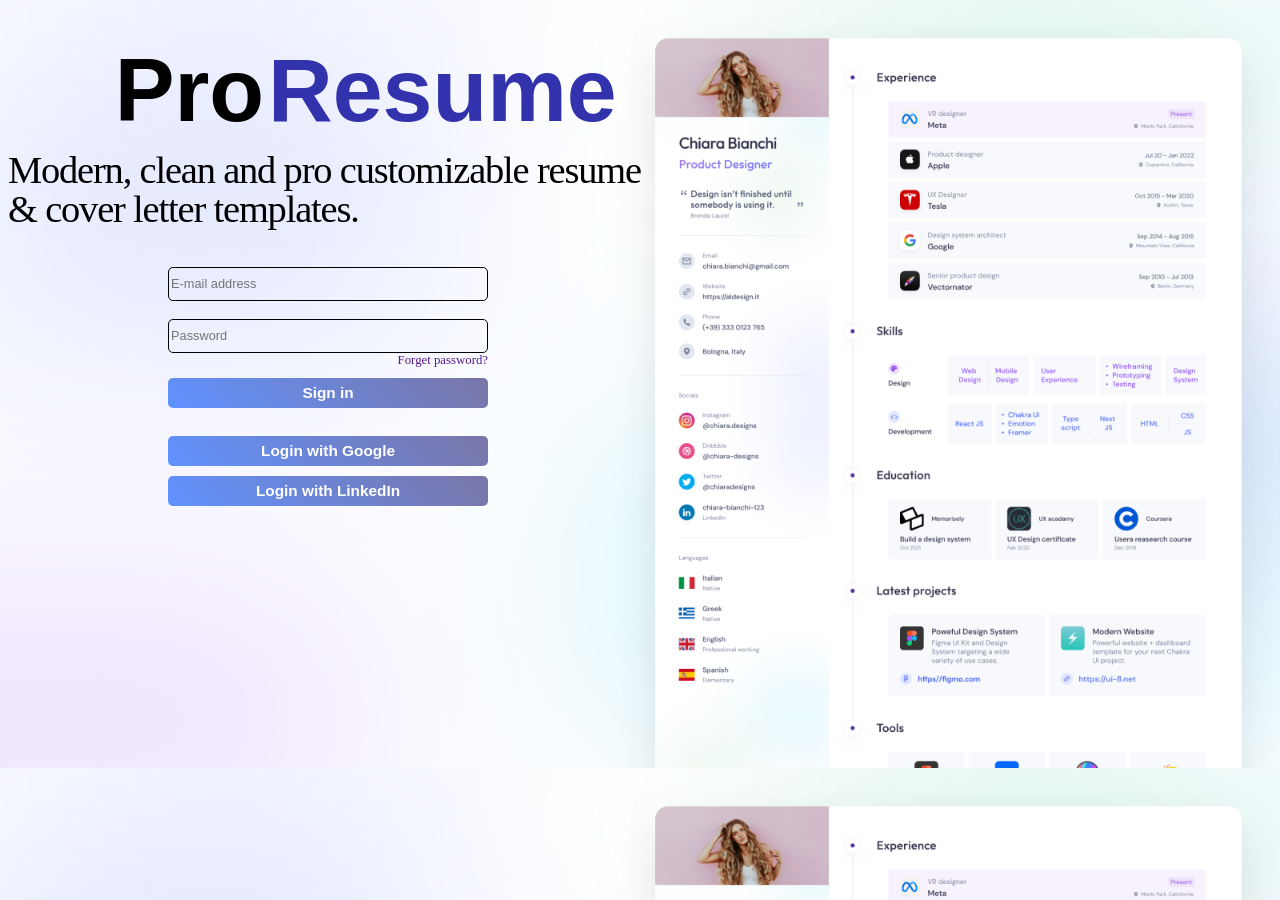
<file: Index- pro resume.html>
<!DOCTYPE html>
<html lang="en">

<head>
    <meta charset="UTF-8">
    <meta name="viewport" content="width=device-width, initial-scale=1.0">
    <title>Pro Resume</title>
    <link rel="icon" href="cv.png">
    <style>
        body {
            background-image: url(Background.png);
            background-size: cover;
        }

        #intro {
            display: flex;
            width: 50vw;
            flex-direction: column;
            align-items: end;
        }

        span {
            margin: -2%;
            padding: 0%;
        }

        h1 {
            margin-bottom: 0%;
            box-sizing: border-box;
            font-family: 'Trebuchet MS', 'Lucida Sans Unicode', 'Lucida Grande', 'Lucida Sans', Arial, sans-serif;
            font-weight: 600;
            font-size: 7vw;
            line-height: 5vh;
        }

        p {
            font-weight: 500;
            font-size: 3vw;
            line-height: 3vw;
            display: flex;
            align-items: center;
            letter-spacing: -0.03em;
        }

        #login {
            display: flex;
            flex-direction: column;
            align-items: stretch;
            width: 50%;
            align-self: center;
        }

        input {
            background: transparent;
            height: 30px;
            border: solid black 1px;
            border-radius: 5px;
            font-size: 1vw;
        }

        button {
            background: linear-gradient(45deg, #5f92ff, #7a76a7);
            border: none;
            color: white;
            font-size: 1.2vw;
            font-weight: bold;
            border-radius: 5px;
            transition: transform 0.2s;
            height: 30px;
        }

        button:hover {
            transform: scale(1.05);
        }
    </style>
</head>

<body>
    <div id="intro">
        <h1><span>Pro</span> <span style="color:rgb(50, 50, 172);">Resume</h1>

        <p>Modern, clean and pro customizable resume & cover letter templates.</p>

        <div id="login">
            <input type="email" placeholder="E-mail address">
            <br>
            <input type="password" placeholder="Password">
            <a href="" style="text-decoration: none; text-align: right; font-size: 1vw;">Forget password?</a>
            <button style="margin-top: 10px;">Sign in</button>
            <br>
            <button style="margin-top: 10px;">Login with Google</button>
            <button style="margin-top: 10px;">Login with LinkedIn</button>
        </div>
    </div>
</body>

</html>
</file>
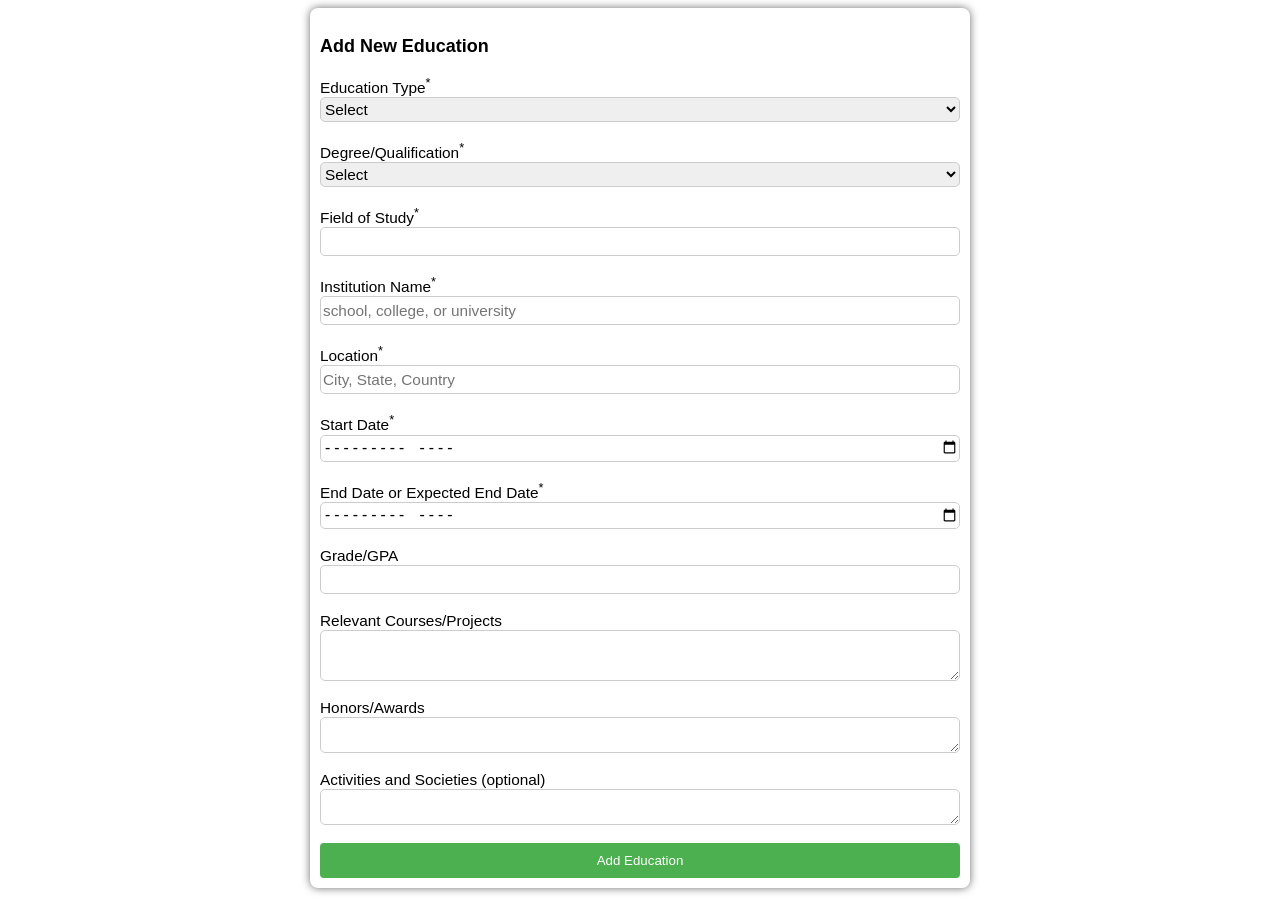
<file: Forms/Education.html>
<!DOCTYPE html>
<html lang="en">

<head>
    <meta charset="UTF-8">
    <meta name="viewport" content="width=device-width, initial-scale=1.0">
    <title>Education</title>
    <style>
        #education {
            display: flex;
            flex-direction: column;
            border-radius: 8px;
            box-shadow: 0 0 8px rgb(109, 109, 109);
            width: 50vw;
            margin: auto;
            padding: 10px;
            font-size: 1.2vw;
            font-family: "Poppins", sans-serif;

        }

        #education input,
        select,
        option {
            border: solid #ccc 1px;
            border-radius: 5px;
            height: 25px;
            font-size: 1.2vw;
        }

        #education textarea {
            border: solid #ccc 1px;
            border-radius: 5px;
            resize: vertical;
        }

        #education button {
            padding: 10px 15px;
            background-color: #4CAF50;
            color: white;
            border: none;
            border-radius: 4px;
            cursor: pointer;
        }

        #education button:hover {
            background-color: #45a049;
        }
    </style>
</head>

<body>
    <form id="education">
        <h3>Add New Education</h3>

        <label for="type">Education Type<sup>*</sup></label>
        <select name="degree" id="degree" required>
            <option value="Select">Select</option>
            <option value="fullTime">Full time</option>
            <option value="partTime">Part time</option>
        </select>
        <br>

        <label for="Qualification">Degree/Qualification<sup>*</sup></label>
        <select name="degree" id="degree" required>
            <option value="Select">Select</option>
            <option value="bachelors">Bachelor's degree</option>
            <option value="masters">Master's degree</option>
            <option value="phd">PhD</option>
            <option value="diploma">Diploma</option>
            <option value="certificatio">Certificatio</option>
        </select>
        <br>

        <label for="fieldOfStudy">Field of Study<sup>*</sup></label>
        <input type="text" required>
        <br>

        <label for="institutionName">Institution Name<sup>*</sup></label>
        <input type="text" placeholder="school, college, or university" required>
        <br>

        <label for="location">Location<sup>*</sup></label>
        <input type="text" name="location" id="location" placeholder="City, State, Country" required>
        <br>

        <label for="startDate">Start Date<sup>*</sup></label>
        <input type="month" name="startDate" id="startDate" required>
        <br>

        <label for="endDate">End Date or Expected End Date<sup>*</sup></label>
        <input type="month" name="endDate" id="endDate" required>
        <br>

        <label for="grade">Grade/GPA</label>
        <input type="text" id="grade" name="grade">
        <br>

        <label for="relevantCourses">Relevant Courses/Projects</label>
        <textarea id="relevantCourses" name="relevantCourses" rows="3"></textarea>
        <br>

        <label for="honors">Honors/Awards</label>
        <textarea id="honors" name="honors" rows="2"></textarea>
        <br>

        <label for="activities">Activities and Societies (optional)</label>
        <textarea id="activities" name="activities" rows="2"></textarea>
        <br>

        <button type="submit">Add Education</button>
    </form>
</body>

</html>
</file>
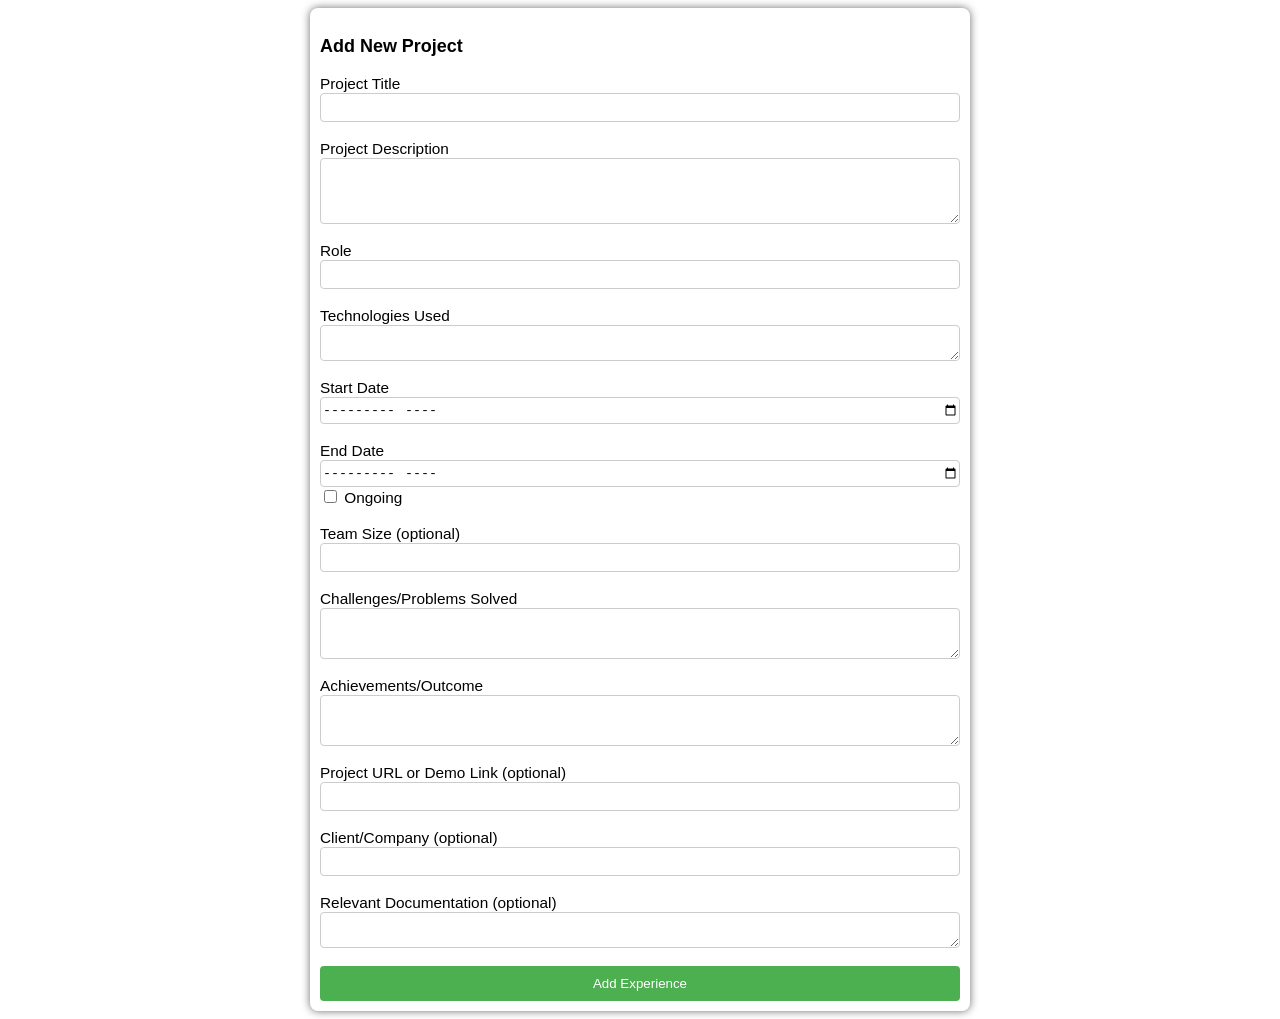
<file: Forms/project.html>
<!DOCTYPE html>
<html lang="en">

<head>
    <meta charset="UTF-8">
    <meta name="viewport" content="width=device-width, initial-scale=1.0">
    <title>Project</title>
    <style>
        #project {
            display: flex;
            flex-direction: column;
            border-radius: 8px;
            box-shadow: 0 0 8px rgb(109, 109, 109);
            width: 50vw;
            margin: auto;
            padding: 10px;
            font-size: 1.2vw;
            font-family: "Poppins", sans-serif;

        }

        #project input {
            border: solid #ccc 1px;
            border-radius: 4px;
            height: 25px;
        }

        #project textarea {
            border: solid #ccc 1px;
            border-radius: 4px;
            resize: vertical;
        }

        #project button {
            padding: 10px 15px;
            background-color: #4CAF50;
            color: white;
            border: none;
            border-radius: 4px;
            cursor: pointer;
        }

        #project button:hover {
            background-color: #45a049;
        }
    </style>
</head>

<body>
    <form id="project">
        <h3>Add New Project</h3>
        
        <label for="projectTitle">Project Title</label>
        <input type="text" id="projectTitle" name="projectTitle" required>
        <br>

        <label for="projectDescription">Project Description</label>
        <textarea id="projectDescription" name="projectDescription" rows="4" required></textarea>
        <br>

        <label for="role">Role</label>
        <input type="text" id="role" name="role" required>
        <br>

        <label for="technologiesUsed">Technologies Used</label>
        <textarea id="technologiesUsed" name="technologiesUsed" rows="2" required></textarea>
        <br>

        <label for="startDate">Start Date</label>
        <input type="month" id="startDate" name="startDate" required>
        <br>

        <label for="endDate">End Date</label>
        <input type="month" id="endDate" name="endDate">
        <span>
            <input type="checkbox" id="ongoing" name="ongoing" style="height: auto;">
            <label for="ongoing">Ongoing</label>
        </span>
        <br>

        <label for="teamSize">Team Size (optional)</label>
        <input type="number" id="teamSize" name="teamSize" min="1">
        <br>

        <label for="challenges">Challenges/Problems Solved</label>
        <textarea id="challenges" name="challenges" rows="3"></textarea>
        <br>

        <label for="achievements">Achievements/Outcome</label>
        <textarea id="achievements" name="achievements" rows="3"></textarea>
        <br>

        <label for="projectURL">Project URL or Demo Link (optional)</label>
        <input type="url" id="projectURL" name="projectURL">
        <br>

        <label for="client">Client/Company (optional)</label>
        <input type="text" id="client" name="client">
        <br>

        <label for="documentation">Relevant Documentation (optional)</label>
        <textarea id="documentation" name="documentation" rows="2"></textarea>
        <br>

        <button type="submit">Add Experience</button>
    </form>
</body>

</html>
</file>
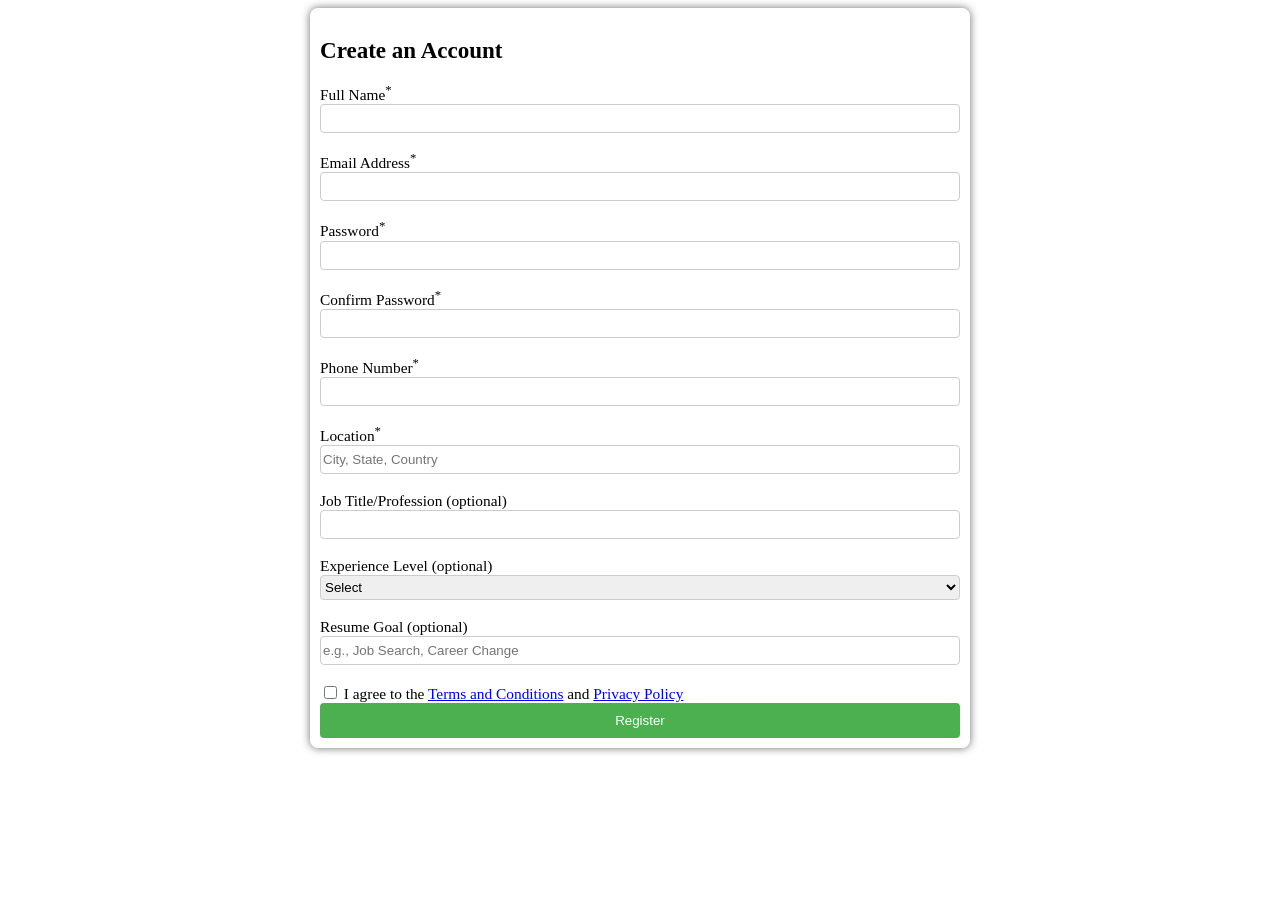
<file: Forms/Register.html>
<!DOCTYPE html>
<html lang="en">

<head>
    <meta charset="UTF-8">
    <meta name="viewport" content="width=device-width, initial-scale=1.0">
    <title>Register</title>
    <style>
        #Register {
            display: flex;
            flex-direction: column;
            border-radius: 8px;
            box-shadow: 0 0 8px rgb(109, 109, 109);
            width: 50vw;
            margin: auto;
            padding: 10px;
            font-size: 1.2vw;
        }

        #Register input,
        select,
        option {
            border: solid #ccc 1px;
            border-radius: 4px;
            height: 25px;
        }

        #Register button {
            padding: 10px 15px;
            background-color: #4CAF50;
            color: white;
            border: none;
            border-radius: 4px;
            cursor: pointer;
        }

        #Register button:hover {
            background-color: #45a049;
        }
    </style>
</head>

<body>
    <form id="Register">
        <h2>Create an Account</h2>

        <label for="fullName">Full Name<sup>*</sup></label>
        <input type="text" id="fullName" name="fullName" required>
        <br>
        <label for="email">Email Address<sup>*</sup></label>
        <input type="email" id="email" name="email" required>
        <br>
        <label for="password">Password<sup>*</sup></label>
        <input type="password" id="password" name="password" required>
        <br>
        <label for="confirmPassword">Confirm Password<sup>*</sup></label>
        <input type="password" id="confirmPassword" name="confirmPassword" required>
        <br>
        <label for="phone">Phone Number<sup>*</sup></label>
        <input type="tel" id="phone" name="phone" required>
        <br>
        <label for="location">Location<sup>*</sup></label>
        <input type="text" id="location" name="location" placeholder="City, State, Country" required>
        <br>
        <label for="jobTitle">Job Title/Profession (optional)</label>
        <input type="text" id="jobTitle" name="jobTitle">
        <br>
        <label for="experienceLevel">Experience Level (optional)</label>
        <select id="experienceLevel" name="experienceLevel">
            <option value="select">Select</option>
            <option value="Entry-level">Entry-level</option>
            <option value="Mid-level">Mid-level</option>
            <option value="Senior">Senior</option>
        </select>
        <br>

        <label for="resumeGoal">Resume Goal (optional)</label>
        <input type="text" id="resumeGoal" name="resumeGoal" placeholder="e.g., Job Search, Career Change">
        <br>
        <span>
            <input type="checkbox" id="terms" name="terms" style="height: auto;" required>
            <label for="terms">I agree to the <a href="#">Terms and Conditions</a> and <a href="#">Privacy
                    Policy</a></label>
        </span>
        <button type="submit">Register</button>
    </form>

</body>

</html>
</file>
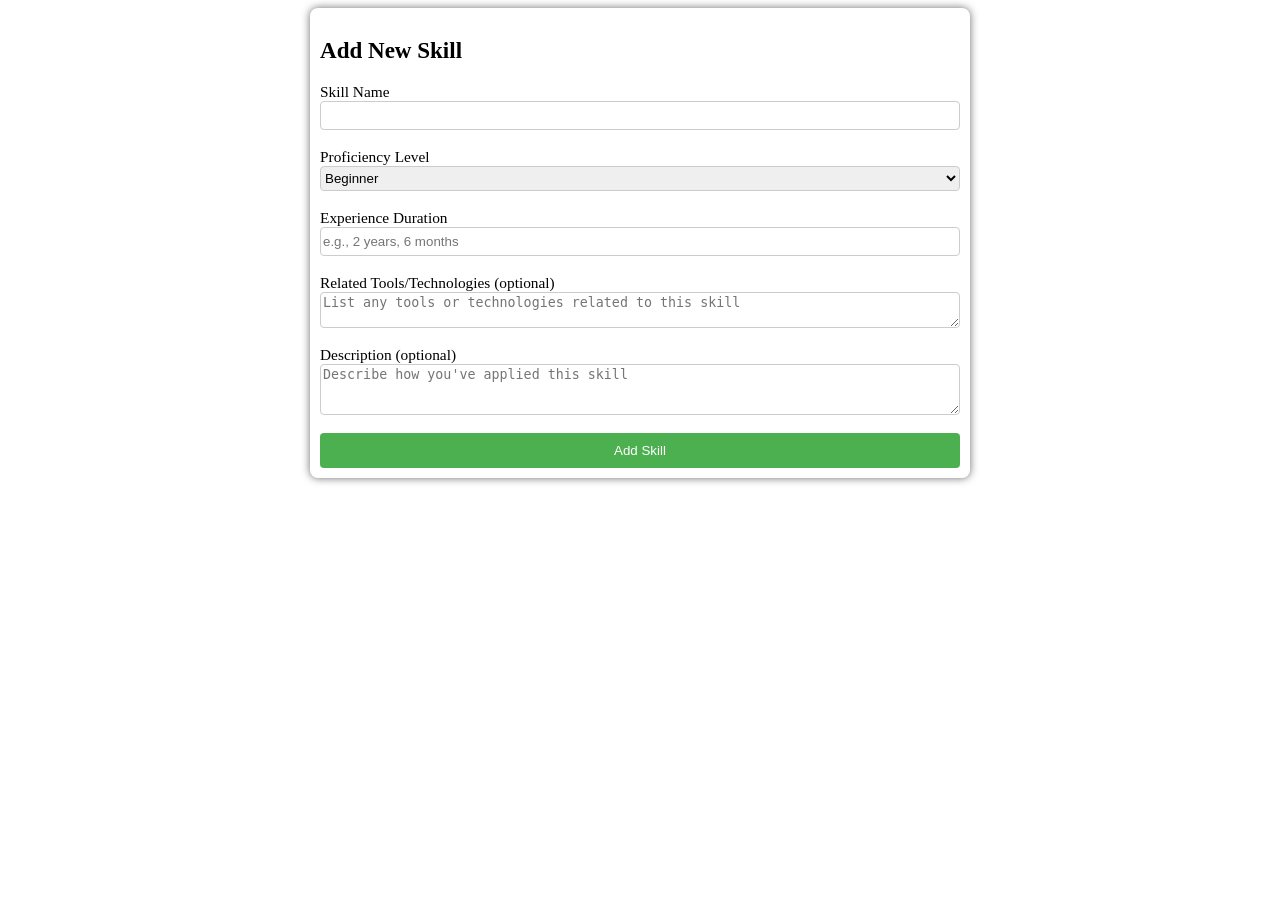
<file: Forms/skills.html>
<!DOCTYPE html>
<html lang="en">

<head>
    <meta charset="UTF-8">
    <meta name="viewport" content="width=device-width, initial-scale=1.0">
    <title>Add Skill</title>
    <style>
        #skillForm {
            display: flex;
            flex-direction: column;
            border-radius: 8px;
            box-shadow: 0 0 8px rgb(109, 109, 109);
            width: 50vw;
            margin: auto;
            padding: 10px;
            font-size: 1.2vw;
        }

        #skillForm input,
        select,
        option {
            border: solid #ccc 1px;
            border-radius: 4px;
            height: 25px;
        }

        #skillForm textarea {
            border: solid #ccc 1px;
            border-radius: 4px;
            resize: vertical;
        }

        #skillForm button {
            padding: 10px 15px;
            background-color: #4CAF50;
            color: white;
            border: none;
            border-radius: 4px;
            cursor: pointer;
        }

        #skillForm button:hover {
            background-color: #45a049;
        }
    </style>
</head>

<body>

    <form id="skillForm">
        <h2>Add New Skill</h2>

        <label for="skillName">Skill Name</label>
        <input type="text" id="skillName" name="skillName" required>
        <br>
        <label for="proficiencyLevel">Proficiency Level</label>
        <select id="proficiencyLevel" name="proficiencyLevel" required>
            <option value="Beginner">Beginner</option>
            <option value="Intermediate">Intermediate</option>
            <option value="Advanced">Advanced</option>
            <option value="Expert">Expert</option>
        </select>
        <br>
        <label for="experienceDuration">Experience Duration</label>
        <input type="text" id="experienceDuration" name="experienceDuration" placeholder="e.g., 2 years, 6 months"
            required>
        <br>
        <label for="relatedTools">Related Tools/Technologies (optional)</label>
        <textarea id="relatedTools" name="relatedTools"
            placeholder="List any tools or technologies related to this skill"></textarea>
        <br>
        <label for="description">Description (optional)</label>
        <textarea id="description" name="description" rows="3"
            placeholder="Describe how you've applied this skill"></textarea>
        <br>
        <button type="submit">Add Skill</button>
    </form>

</body>

</html>
</file>
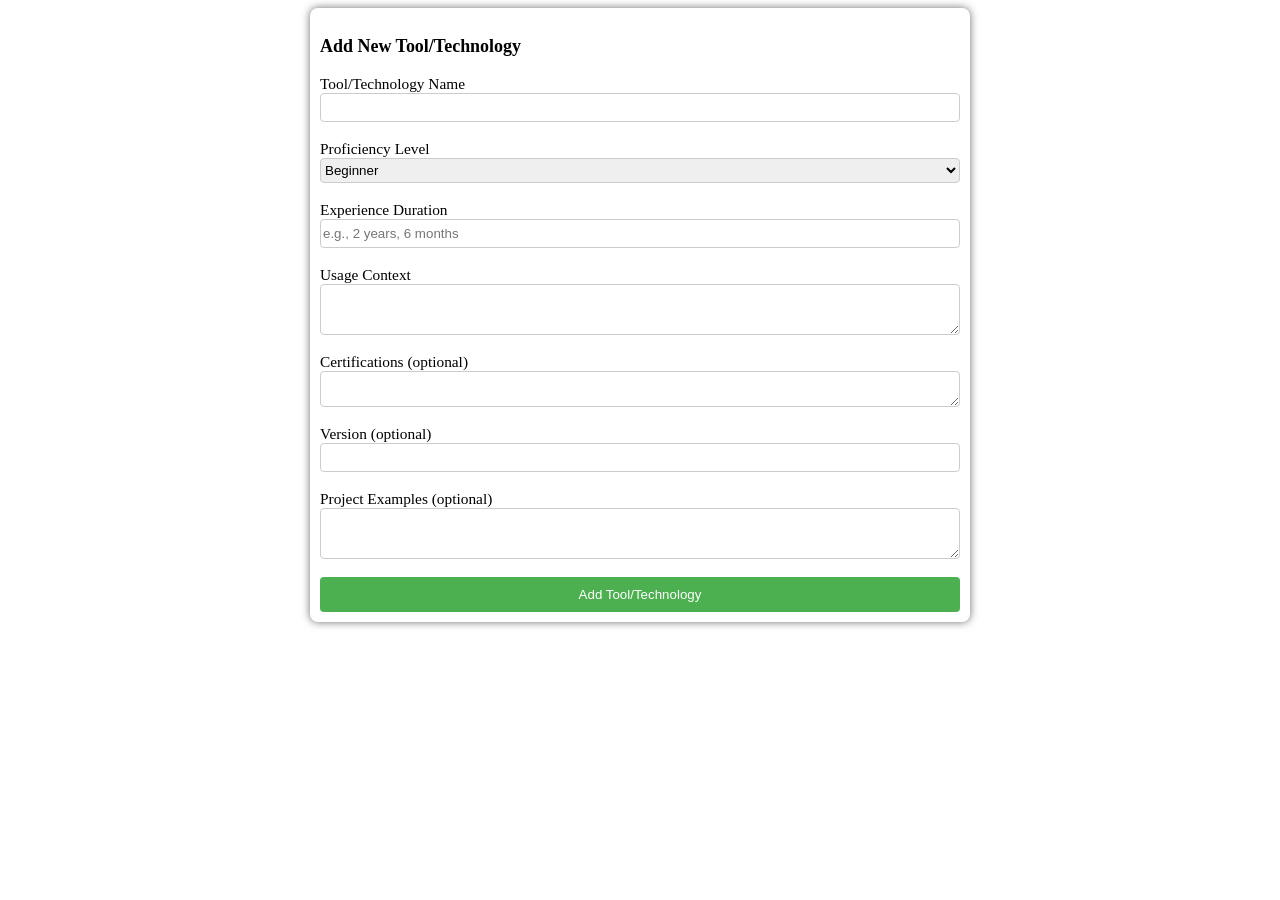
<file: Forms/tools.html>
<!DOCTYPE html>
<html lang="en">

<head>
    <meta charset="UTF-8">
    <meta name="viewport" content="width=device-width, initial-scale=1.0">
    <title>Add Tool/Technology</title>
    <style>
        #toolForm {
            display: flex;
            flex-direction: column;
            border-radius: 8px;
            box-shadow: 0 0 8px rgb(109, 109, 109);
            width: 50vw;
            margin: auto;
            padding: 10px;
            font-size: 1.2vw;
        }

        #toolForm input,
        select,
        option {
            border: solid #ccc 1px;
            border-radius: 4px;
            height: 25px;
        }

        #toolForm textarea {
            border: solid #ccc 1px;
            border-radius: 4px;
        }

        #toolForm button {
            padding: 10px 15px;
            background-color: #4CAF50;
            color: white;
            border: none;
            border-radius: 4px;
            cursor: pointer;
        }

        #toolForm button:hover {
            background-color: #45a049;
        }
    </style>
</head>

<body>

    <form id="toolForm">
        <h3>Add New Tool/Technology</h3>

        <label for="toolName">Tool/Technology Name</label>
        <input type="text" id="toolName" name="toolName" required>
        <br>

        <label for="proficiencyLevel">Proficiency Level</label>
        <select id="proficiencyLevel" name="proficiencyLevel" required>
            <option value="Beginner">Beginner</option>
            <option value="Intermediate">Intermediate</option>
            <option value="Advanced">Advanced</option>
            <option value="Expert">Expert</option>
        </select>
        <br>

        <label for="experienceDuration">Experience Duration</label>
        <input type="text" id="experienceDuration" name="experienceDuration" placeholder="e.g., 2 years, 6 months"
            required>
        <br>

        <label for="usageContext">Usage Context</label>
        <textarea id="usageContext" name="usageContext" rows="3" required></textarea>
        <br>

        <label for="certifications">Certifications (optional)</label>
        <textarea id="certifications" name="certifications" rows="2"></textarea>
        <br>

        <label for="version">Version (optional)</label>
        <input type="text" id="version" name="version">
        <br>
        
        <label for="projectExamples">Project Examples (optional)</label>
        <textarea id="projectExamples" name="projectExamples" rows="3"></textarea>
        <br>

        <button type="submit">Add Tool/Technology</button>
    </form>

</body>

</html>
</file>
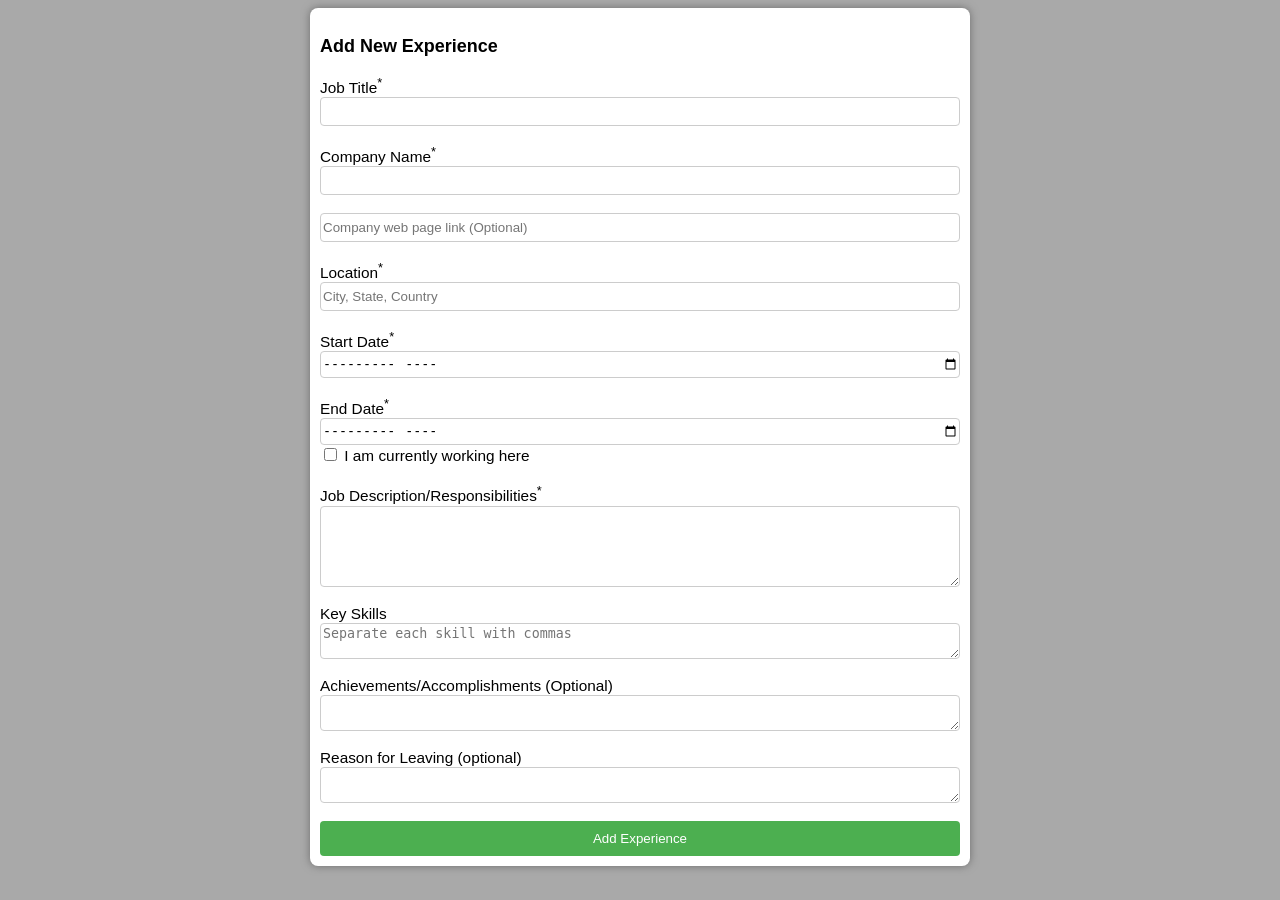
<file: Forms/Work experience.html>
<!DOCTYPE html>
<html lang="en">

<head>
    <meta charset="UTF-8">
    <meta name="viewport" content="width=device-width, initial-scale=1.0">
    <title>Work Experience</title>
    <style>
        body{
            font-family: "Poppins", sans-serif;
            background-color: darkgray;
        }
        #work-experience {
            display: flex;
            flex-direction: column;
            border-radius: 8px;
            box-shadow: 0 0 8px rgb(109, 109, 109);
            width: 50vw;
            margin: auto;
            padding: 10px;
            font-size: 1.2vw;
            font-family: "Poppins", sans-serif;
            background-color: white;

        }

        #work-experience input {
            border: solid #ccc 1px;
            border-radius: 4px;
            height: 25px;
        }

        #work-experience textarea {
            border: solid #ccc 1px;
            border-radius: 4px;
            resize: vertical;
        }

        #work-experience button {
            padding: 10px 15px;
            background-color: #4CAF50;
            color: white;
            border: none;
            border-radius: 4px;
            cursor: pointer;
        }

        #work-experience button:hover {
            background-color: #45a049;
        }
    </style>
</head>

<body>
    <form id="work-experience">
        <h3>Add New Experience</h3>

        <label for="jobTitle">Job Title<sup>*</sup></label>
        <input type="text" name="jobTitle" id="jobTitle" required>
        <br>

        <label for="companyName">Company Name<sup>*</sup></label>
        <input type="text" name="companyName" id="companyName" required>
        <br>
        <input type="url" name="companyURL" id="companyURL" placeholder="Company web page link (Optional)">
        <br>

        <label for="location">Location<sup>*</sup></label>
        <input type="text" name="location" id="location" placeholder="City, State, Country" required>
        <br>

        <label for="startDate">Start Date<sup>*</sup></label>
        <input type="month" name="startDate" id="startDate" required>
        <br>

        <label for="endDate">End Date<sup>*</sup></label>
        <input type="month" name="endDate" id="endDate" required>
        <span>
            <input type="checkbox" name="present" id="present" style="height: auto;">
            <label for="present">I am currently working here</label>
        </span>
        <br>

        <label for="jobDiscription">Job Description/Responsibilities<sup>*</sup></label>
        <textarea name="jobDiscription" id="jobDiscription" rows="5"></textarea>
        <br>

        <label for="keySkills">Key Skills</label>
        <textarea name="keySkills" id="keySkills" placeholder="Separate each skill with commas"></textarea>
        <br>

        <label for="achievements">Achievements/Accomplishments (Optional)</label>
        <textarea name="achievements" id="achievements"></textarea>
        <br>

        <label for="reasonForLeaving">Reason for Leaving (optional)</label>
        <textarea name="reasonForLeaving" id="reasonForLeaving"></textarea>
        <br>

        <button type="submit">Add Experience</button>
    </form>
</body>

</html>
</file>
